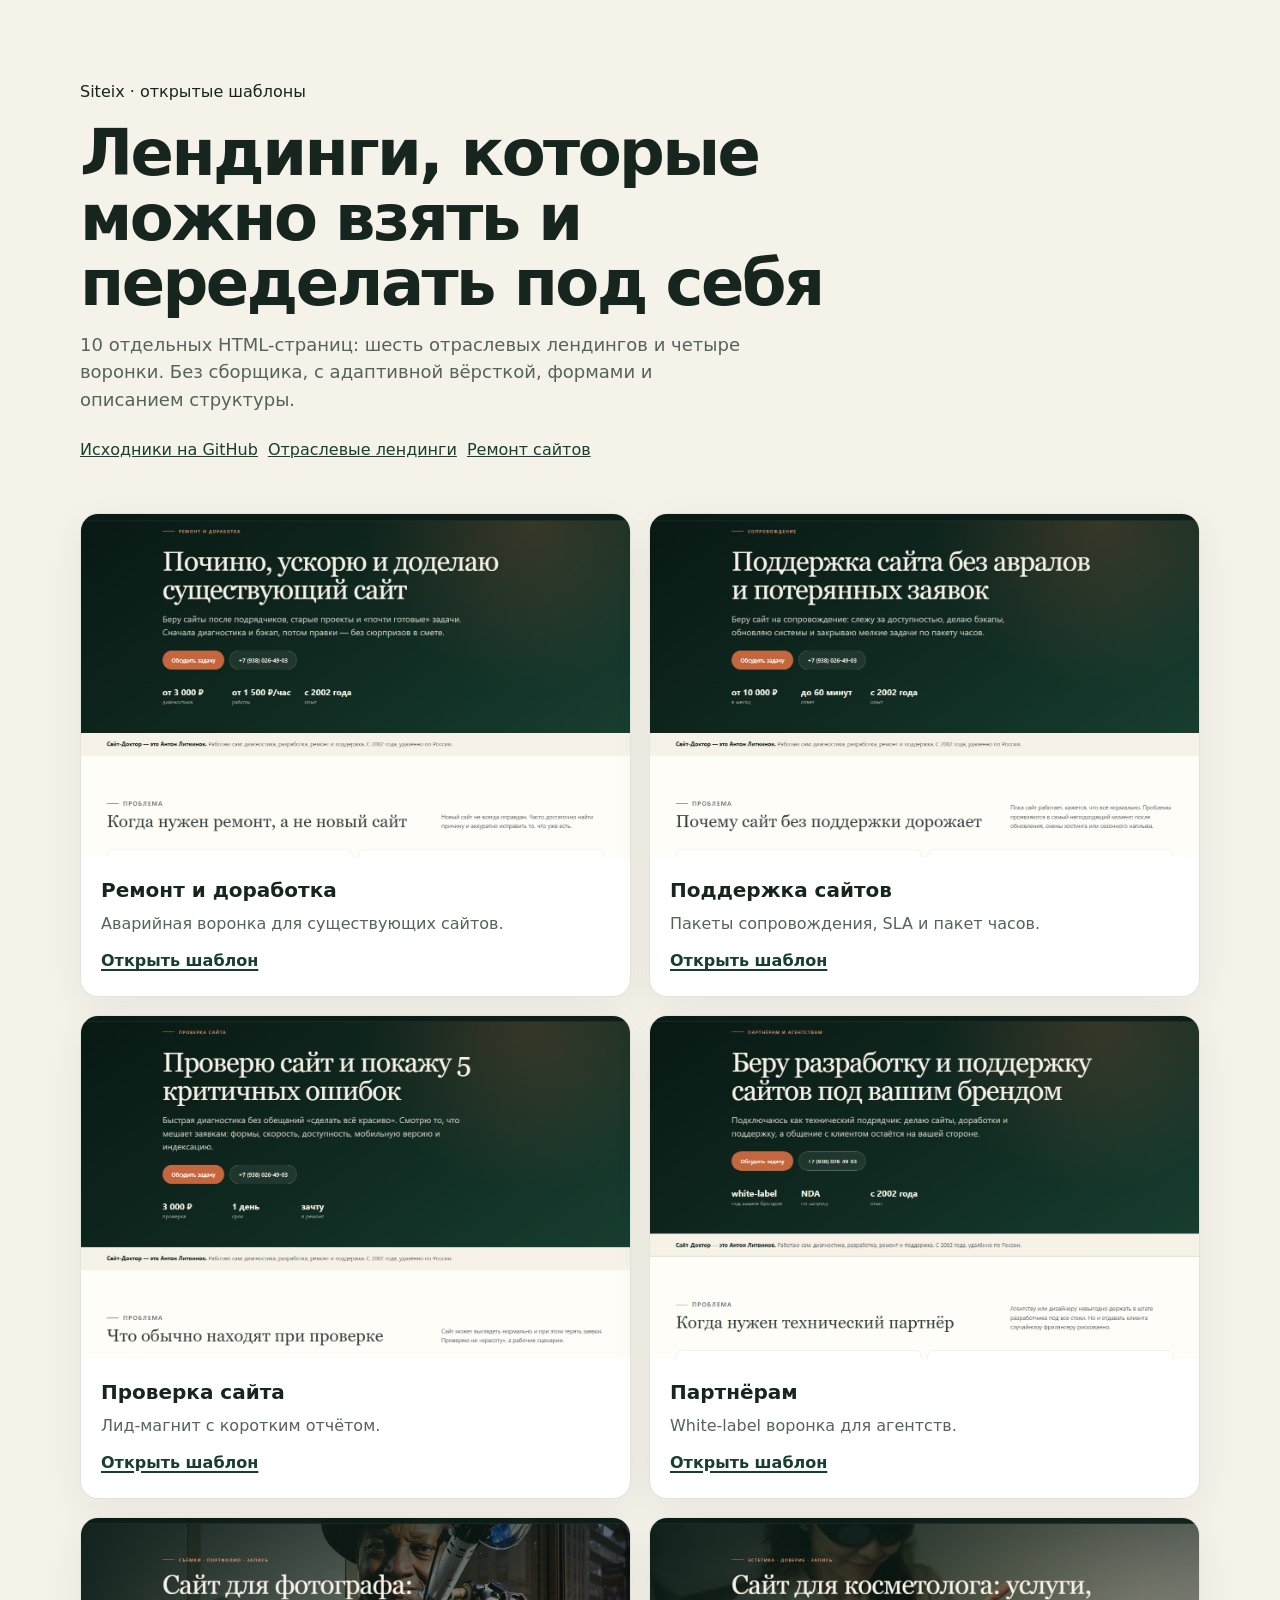
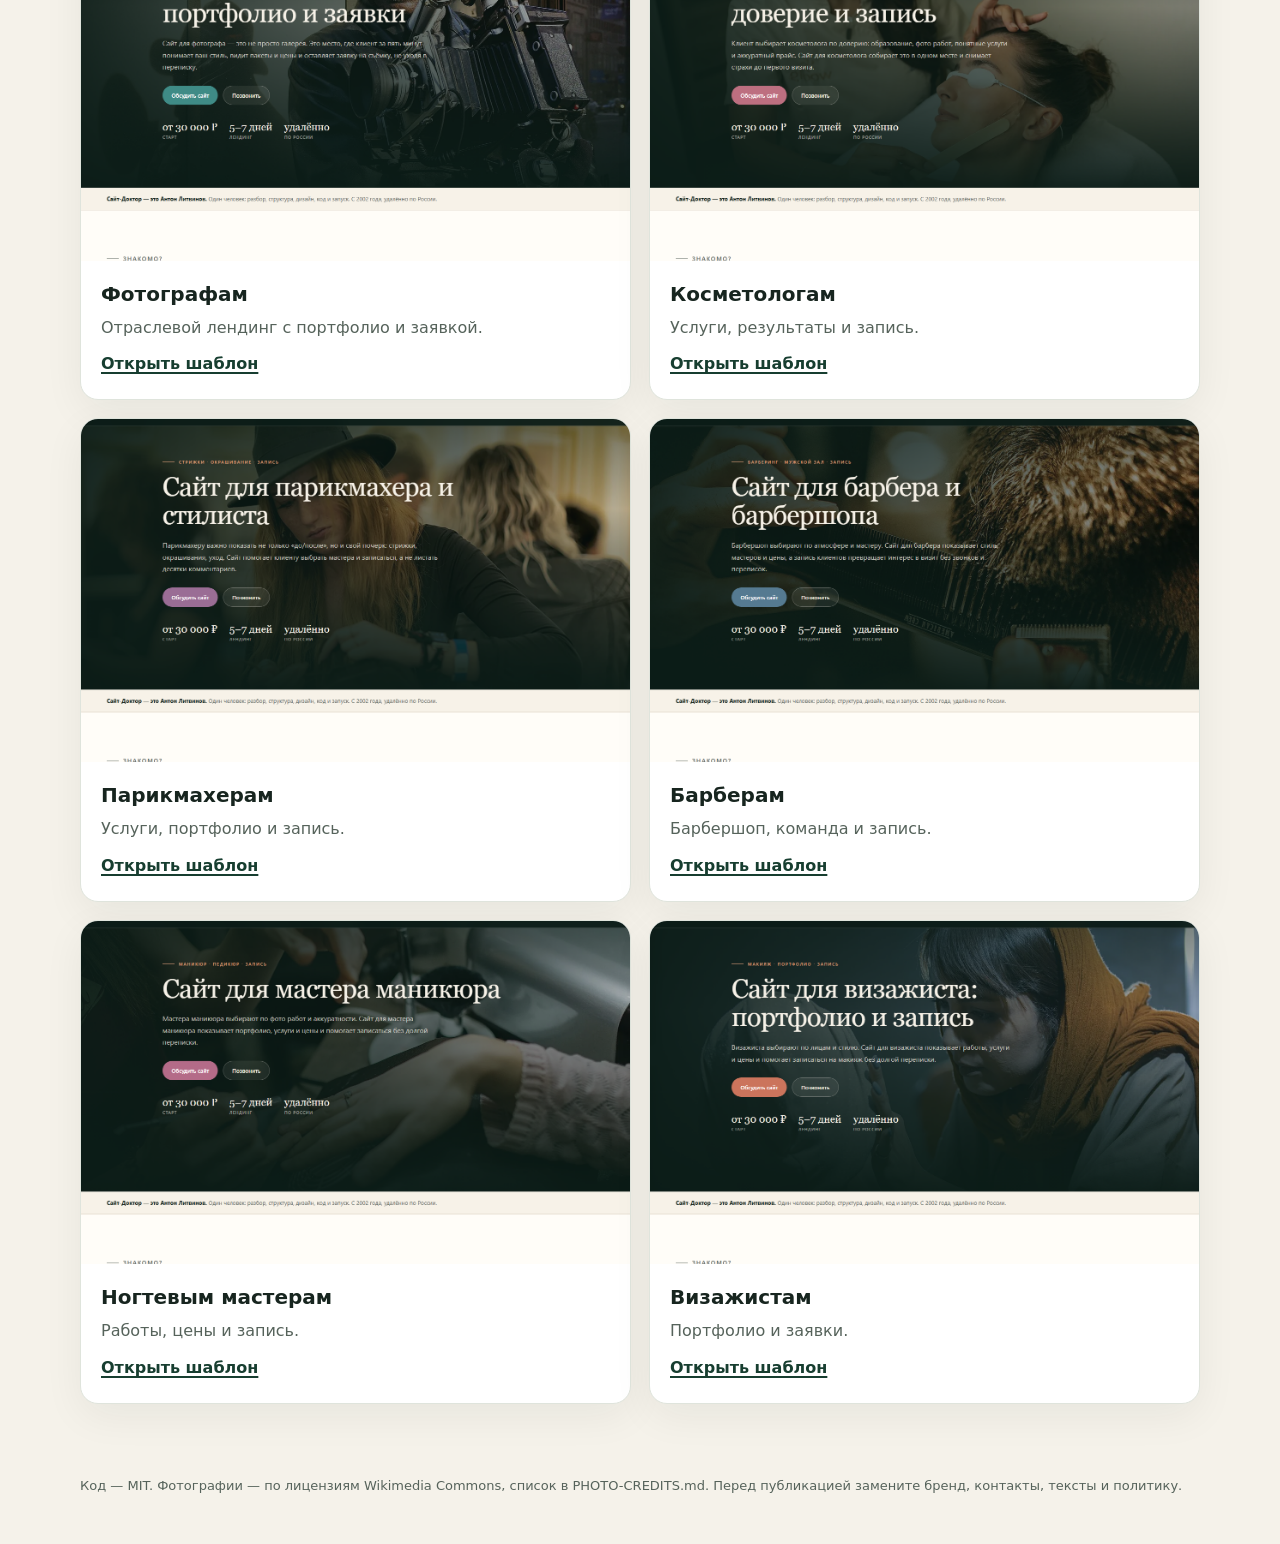
<file: index.html>
<!doctype html>
<html lang="ru">
  <head>
    <meta charset="utf-8" />
    <meta name="viewport" content="width=device-width, initial-scale=1" />
    <title>Лендинги Siteix — открытые HTML-шаблоны</title>
    <meta name="description" content="Открытые HTML-шаблоны лендингов для услуг, ремонта сайтов, поддержки и партнёрской программы." />
    <style>
      :root { color-scheme: light; --ink:#17251f; --muted:#56635b; --line:#dfe4dc; --bg:#f5f2ea; --card:#fff; --accent:#173e30; }
      * { box-sizing:border-box; }
      body { margin:0; background:var(--bg); color:var(--ink); font:16px/1.55 system-ui,-apple-system,"Segoe UI",sans-serif; }
      .wrap { width:min(1120px, calc(100% - 32px)); margin:0 auto; }
      header { padding:64px 0 32px; }
      h1 { max-width:780px; margin:0 0 14px; font-size:clamp(34px,6vw,64px); line-height:1.02; letter-spacing:-.04em; }
      .lead { max-width:680px; margin:0; color:var(--muted); font-size:18px; }
      .links { display:flex; flex-wrap:wrap; gap:10px; margin-top:24px; }
      .links a, .card a { color:var(--accent); }
      .grid { display:grid; grid-template-columns:repeat(2,minmax(0,1fr)); gap:18px; padding:18px 0 72px; }
      .card { overflow:hidden; border:1px solid var(--line); border-radius:18px; background:var(--card); box-shadow:0 12px 40px rgba(20,40,30,.06); }
      .card img { display:block; width:100%; aspect-ratio:16/10; object-fit:cover; background:#dfe7f5; }
      .card__body { padding:18px 20px 22px; }
      .card h2 { margin:0 0 6px; font-size:20px; }
      .card p { margin:0 0 12px; color:var(--muted); }
      .card a { font-weight:700; text-decoration-thickness:2px; text-underline-offset:3px; }
      footer { padding:0 0 48px; color:var(--muted); font-size:13px; }
      @media(max-width:720px){ .grid{grid-template-columns:1fr;} header{padding-top:44px;} }
    </style>
  </head>
  <body>
    <div class="wrap">
      <header>
        <p class="kicker">Siteix · открытые шаблоны</p>
        <h1>Лендинги, которые можно взять и переделать под себя</h1>
        <p class="lead">10 отдельных HTML-страниц: шесть отраслевых лендингов и четыре воронки. Без сборщика, с адаптивной вёрсткой, формами и описанием структуры.</p>
        <div class="links">
          <a href="https://github.com/siteix-ru/siteix-landing-templates">Исходники на GitHub</a>
          <a href="uslugi/">Отраслевые лендинги</a>
          <a href="funnels/remont-saitov/">Ремонт сайтов</a>
        </div>
      </header>
      <main class="grid">
        <article class="card"><img src="previews/remont-saitov.png" alt="Превью лендинга ремонта сайтов" /><div class="card__body"><h2>Ремонт и доработка</h2><p>Аварийная воронка для существующих сайтов.</p><a href="funnels/remont-saitov/">Открыть шаблон</a></div></article>
        <article class="card"><img src="previews/podderzhka-saitov.png" alt="Превью лендинга поддержки сайтов" /><div class="card__body"><h2>Поддержка сайтов</h2><p>Пакеты сопровождения, SLA и пакет часов.</p><a href="funnels/podderzhka-saitov/">Открыть шаблон</a></div></article>
        <article class="card"><img src="previews/proverka-sajta.png" alt="Превью лендинга проверки сайта" /><div class="card__body"><h2>Проверка сайта</h2><p>Лид-магнит с коротким отчётом.</p><a href="funnels/proverka-sajta/">Открыть шаблон</a></div></article>
        <article class="card"><img src="previews/partneram.png" alt="Превью партнёрской страницы" /><div class="card__body"><h2>Партнёрам</h2><p>White-label воронка для агентств.</p><a href="funnels/partneram/">Открыть шаблон</a></div></article>
        <article class="card"><img src="previews/fotografam.png" alt="Превью лендинга для фотографа" /><div class="card__body"><h2>Фотографам</h2><p>Отраслевой лендинг с портфолио и заявкой.</p><a href="uslugi/fotografam/">Открыть шаблон</a></div></article>
        <article class="card"><img src="previews/kosmetologam.png" alt="Превью лендинга для косметолога" /><div class="card__body"><h2>Косметологам</h2><p>Услуги, результаты и запись.</p><a href="uslugi/kosmetologam/">Открыть шаблон</a></div></article>
        <article class="card"><img src="previews/parikmaheram.png" alt="Превью лендинга для парикмахера" /><div class="card__body"><h2>Парикмахерам</h2><p>Услуги, портфолио и запись.</p><a href="uslugi/parikmaheram/">Открыть шаблон</a></div></article>
        <article class="card"><img src="previews/barberam.png" alt="Превью лендинга для барбера" /><div class="card__body"><h2>Барберам</h2><p>Барбершоп, команда и запись.</p><a href="uslugi/barberam/">Открыть шаблон</a></div></article>
        <article class="card"><img src="previews/nogtevym-masteram.png" alt="Превью лендинга для ногтевого мастера" /><div class="card__body"><h2>Ногтевым мастерам</h2><p>Работы, цены и запись.</p><a href="uslugi/nogtevym-masteram/">Открыть шаблон</a></div></article>
        <article class="card"><img src="previews/vizazhistam.png" alt="Превью лендинга для визажиста" /><div class="card__body"><h2>Визажистам</h2><p>Портфолио и заявки.</p><a href="uslugi/vizazhistam/">Открыть шаблон</a></div></article>
      </main>
      <footer>Код — MIT. Фотографии — по лицензиям Wikimedia Commons, список в PHOTO-CREDITS.md. Перед публикацией замените бренд, контакты, тексты и политику.</footer>
    </div>
  </body>
</html>
</file>
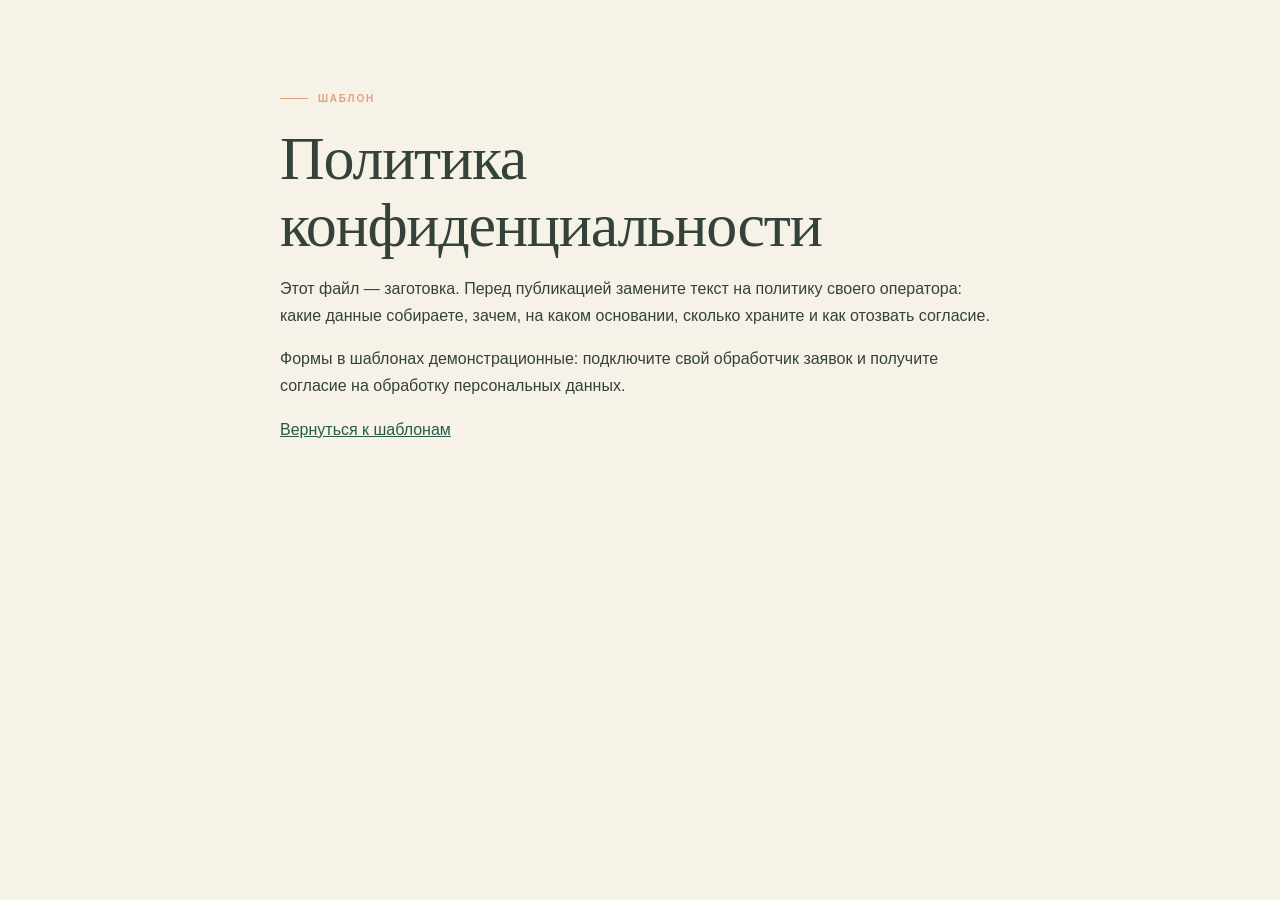
<file: privacy/index.html>
<!doctype html>
<html lang="ru">
  <head>
    <meta charset="utf-8" />
    <meta name="viewport" content="width=device-width, initial-scale=1" />
    <title>Политика конфиденциальности — шаблон</title>
    <meta name="robots" content="noindex, nofollow" />
    <link rel="stylesheet" href="../uslugi/style.css" />
    <style>
      .privacy-template { max-width: 760px; margin: 80px auto; padding: 0 20px; line-height: 1.7; }
      .privacy-template a { color: #275b48; }
    </style>
  </head>
  <body>
    <main class="privacy-template">
      <p class="kicker">Шаблон</p>
      <h1>Политика конфиденциальности</h1>
      <p>Этот файл — заготовка. Перед публикацией замените текст на политику своего оператора: какие данные собираете, зачем, на каком основании, сколько храните и как отозвать согласие.</p>
      <p>Формы в шаблонах демонстрационные: подключите свой обработчик заявок и получите согласие на обработку персональных данных.</p>
      <p><a href="../">Вернуться к шаблонам</a></p>
    </main>
  </body>
</html>
</file>
<file: uslugi/style.css>
:root {
  --pine: #0b1c17;
  --cream: #f7f2e8;
  --paper: #fffdf8;
  --sand: #e3d7c3;
  --copper: #c4673f;
  --copper-ink: #96482a;
  --moss: #3a7a5c;
  --ink: #12201a;
  --text: #33423a;
  --muted: #556158;
  --line: #ddd3c3;
  --line-soft: #eae3d7;
  --line-dark: rgba(247, 242, 232, 0.16);
  --font-display: 'Prata', Georgia, 'Times New Roman', serif;
  --font-sans: 'Inter', -apple-system, BlinkMacSystemFont, 'Segoe UI', sans-serif;
  --ease: cubic-bezier(0.215, 0.61, 0.355, 1);
}

body.niche-fotografam {
  --pine: #102a2b;
  --copper: #3f8b86;
  --copper-ink: #27625f;
  --sand: #dce7e3;
  --moss: #4f7d6c;
}

body.niche-kosmetologam {
  --pine: #2b1b20;
  --copper: #bd6f80;
  --copper-ink: #8b4352;
  --sand: #ead9d9;
  --moss: #8a6d6d;
}

body.niche-parikmaheram {
  --pine: #241a26;
  --copper: #9a6d95;
  --copper-ink: #6e486b;
  --sand: #e6dbe4;
  --moss: #7d6377;
}

body.niche-barberam {
  --pine: #14232d;
  --copper: #557a91;
  --copper-ink: #345a70;
  --sand: #dbe2e5;
  --moss: #5d7568;
}

body.niche-nogtevym-masteram {
  --pine: #2a1a24;
  --copper: #b46b88;
  --copper-ink: #82445e;
  --sand: #e9d9e1;
  --moss: #806173;
}

body.niche-vizazhistam {
  --pine: #2a1d19;
  --copper: #cb745c;
  --copper-ink: #994c36;
  --sand: #eadbd3;
  --moss: #8a6a5c;
}

* {
  box-sizing: border-box;
}

html {
  scroll-behavior: smooth;
}

body {
  margin: 0;
  background: var(--cream);
  color: var(--text);
  font-family: var(--font-sans);
  -webkit-font-smoothing: antialiased;
}

a {
  color: inherit;
}

img {
  max-width: 100%;
  display: block;
}

.container {
  width: min(1160px, calc(100% - 40px));
  margin: 0 auto;
}

.top {
  position: fixed;
  inset: 0 0 auto;
  z-index: 30;
  border-bottom: 1px solid rgba(247, 242, 232, 0.14);
  background: rgba(11, 28, 23, 0.9);
  color: var(--cream);
  backdrop-filter: blur(12px);
}

.top__inner {
  display: flex;
  align-items: center;
  justify-content: space-between;
  gap: 24px;
  min-height: 64px;
}

.brand {
  display: inline-flex;
  align-items: center;
  gap: 10px;
  color: var(--cream);
  text-decoration: none;
  font-size: 11px;
  font-weight: 700;
  letter-spacing: 0.14em;
  text-transform: uppercase;
}

.brand small {
  display: block;
  margin-top: 2px;
  color: rgba(247, 242, 232, 0.55);
  font-size: 9px;
  font-weight: 500;
  letter-spacing: 0.1em;
}

.nav {
  display: flex;
  flex-wrap: wrap;
  gap: 18px;
}

.nav a {
  color: rgba(247, 242, 232, 0.76);
  font-size: 12.5px;
  text-decoration: none;
}

.nav a:hover {
  color: var(--cream);
}

.hero {
  position: relative;
  isolation: isolate;
  overflow: hidden;
  min-height: 680px;
  padding: 132px 0 64px;
  background: var(--pine);
  color: var(--cream);
}

.hero__img {
  position: absolute;
  inset: 0;
  z-index: -3;
  width: 100%;
  height: 100%;
  object-fit: cover;
  object-position: center 35%;
}

.hero__shade {
  position: absolute;
  inset: 0;
  z-index: -2;
  background:
    linear-gradient(90deg, rgba(11, 28, 23, 0.94) 0%, rgba(11, 28, 23, 0.66) 52%, rgba(11, 28, 23, 0.24) 100%),
    linear-gradient(180deg, rgba(11, 28, 23, 0.5) 0%, transparent 38%, rgba(11, 28, 23, 0.94) 100%);
}

.hero__inner {
  position: relative;
  z-index: 1;
  max-width: 900px;
}

.breadcrumbs {
  display: flex;
  flex-wrap: wrap;
  gap: 8px;
  margin-bottom: 24px;
  color: rgba(247, 242, 232, 0.58);
  font-size: 12px;
}

.breadcrumbs a {
  color: rgba(247, 242, 232, 0.82);
  text-decoration: none;
}

.kicker {
  display: inline-flex;
  align-items: center;
  gap: 10px;
  margin: 0 0 18px;
  color: #e2a17d;
  font-size: 10px;
  font-weight: 600;
  letter-spacing: 0.18em;
  text-transform: uppercase;
}

.kicker::before {
  content: '';
  width: 28px;
  height: 1px;
  background: currentColor;
}

h1,
.hero h1 {
  max-width: 850px;
  margin: 0;
  font-family: var(--font-display);
  font-size: clamp(36px, 5.4vw, 62px);
  font-weight: 400;
  line-height: 1.08;
  letter-spacing: -0.02em;
}

.hero__sub {
  max-width: 650px;
  margin: 22px 0 0;
  color: rgba(247, 242, 232, 0.78);
  font-size: 16px;
  line-height: 1.72;
}

.hero__actions {
  display: flex;
  flex-wrap: wrap;
  gap: 12px;
  margin-top: 30px;
}

.btn {
  display: inline-flex;
  align-items: center;
  justify-content: center;
  gap: 8px;
  padding: 13px 20px;
  border: 1px solid transparent;
  border-radius: 999px;
  font-family: var(--font-sans);
  font-size: 13px;
  font-weight: 600;
  text-decoration: none;
  cursor: pointer;
  transition:
    background 0.25s var(--ease),
    border-color 0.25s var(--ease),
    color 0.25s var(--ease);
}

.btn--copper {
  background: var(--copper);
  color: #fff;
}

.btn--copper:hover {
  background: #a9512c;
}

.btn--light {
  border-color: rgba(247, 242, 232, 0.28);
  background: rgba(247, 242, 232, 0.08);
  color: var(--cream);
}

.btn--light:hover {
  background: rgba(247, 242, 232, 0.16);
}

.btn--outline {
  border-color: var(--line);
  background: transparent;
  color: var(--ink);
}

.btn--outline:hover {
  border-color: var(--copper);
  color: var(--copper-ink);
}

.btn--block {
  width: 100%;
}

.btn:disabled {
  opacity: 0.55;
  cursor: wait;
}

.hero__stats {
  display: flex;
  flex-wrap: wrap;
  gap: 28px;
  margin: 38px 0 0;
  padding: 0;
  list-style: none;
}

.hero__stats li {
  display: grid;
  gap: 4px;
}

.hero__stats strong {
  font-family: var(--font-display);
  font-size: 24px;
  font-weight: 400;
}

.hero__stats span {
  color: rgba(247, 242, 232, 0.55);
  font-size: 9.5px;
  font-weight: 600;
  letter-spacing: 0.13em;
  text-transform: uppercase;
}

.section {
  padding: clamp(58px, 8vw, 96px) 0;
}

.section--dark {
  background: var(--pine);
  color: var(--cream);
}

.section--sand {
  background: var(--sand);
}

.section--paper {
  background: var(--paper);
}

.section__head {
  display: flex;
  align-items: flex-end;
  justify-content: space-between;
  gap: 28px;
  margin-bottom: clamp(28px, 4vw, 44px);
}

.section__head h2 {
  margin: 8px 0 0;
  font-family: var(--font-display);
  font-size: clamp(28px, 3.4vw, 40px);
  font-weight: 400;
  line-height: 1.1;
}

.section__head p {
  max-width: 380px;
  margin: 0;
  color: var(--muted);
  font-size: 13.5px;
  line-height: 1.6;
}

.section--dark .section__head p {
  color: rgba(247, 242, 232, 0.6);
}

.pains__grid {
  display: grid;
  grid-template-columns: repeat(2, minmax(0, 1fr));
  gap: 14px;
}

.pain {
  display: flex;
  gap: 14px;
  padding: 22px;
  border: 1px solid var(--line);
  border-radius: 12px;
  background: var(--paper);
}

.pain__num {
  flex: none;
  color: var(--copper);
  font-family: var(--font-display);
  font-size: 22px;
  line-height: 1;
}

.pain p {
  margin: 0;
  color: var(--text);
  font-size: 14.5px;
  line-height: 1.55;
}

.benefits__grid {
  display: grid;
  grid-template-columns: repeat(2, minmax(0, 1fr));
  gap: 16px;
}

.benefit {
  padding: 26px;
  border: 1px solid var(--line-dark);
  border-radius: 12px;
  background: rgba(247, 242, 232, 0.04);
}

.benefit__icon {
  display: grid;
  place-items: center;
  width: 40px;
  height: 40px;
  border: 1px solid rgba(247, 242, 232, 0.2);
  border-radius: 50%;
  color: #e2a17d;
  font-size: 11px;
  font-weight: 700;
  letter-spacing: 0.06em;
}

.benefit h3 {
  margin: 18px 0 8px;
  font-family: var(--font-display);
  font-size: 20px;
  font-weight: 400;
}

.benefit p {
  margin: 0;
  color: rgba(247, 242, 232, 0.62);
  font-size: 14px;
  line-height: 1.65;
}

.deliverables__grid {
  display: grid;
  grid-template-columns: minmax(0, 1fr) minmax(0, 1fr);
  gap: clamp(30px, 5vw, 64px);
  align-items: center;
}

.deliverables__list {
  display: grid;
  gap: 12px;
  margin: 0;
  padding: 0;
  list-style: none;
}

.deliverables__list li {
  display: flex;
  gap: 10px;
  color: var(--text);
  font-size: 14.5px;
  line-height: 1.55;
}

.deliverables__list li::before {
  content: '✓';
  color: var(--moss);
  font-weight: 700;
}

.browser {
  padding: 14px;
  border: 1px solid var(--line);
  border-radius: 14px;
  background: var(--sand);
  box-shadow: 0 24px 50px -30px rgba(18, 32, 26, 0.45);
  transform: rotate(-1deg);
}

.browser__bar {
  display: flex;
  gap: 5px;
  margin-bottom: 10px;
}

.browser__bar span {
  width: 7px;
  height: 7px;
  border-radius: 50%;
  background: rgba(18, 32, 26, 0.28);
}

.browser__screen {
  overflow: hidden;
  border-radius: 8px;
  background: var(--paper);
}

.browser__hero {
  position: relative;
  min-height: 150px;
  background: var(--pine);
  color: var(--cream);
  padding: 18px;
}

.browser__hero strong {
  display: block;
  max-width: 220px;
  font-family: var(--font-display);
  font-size: 20px;
  font-weight: 400;
  line-height: 1.15;
}

.browser__hero span {
  display: block;
  width: 80px;
  height: 26px;
  margin-top: 14px;
  border-radius: 999px;
  background: var(--copper);
}

.browser__grid {
  display: grid;
  grid-template-columns: repeat(3, 1fr);
  gap: 7px;
  padding: 12px;
}

.browser__grid span {
  height: 58px;
  border-radius: 5px;
  background: linear-gradient(160deg, #d7c7ad, #b9a88c);
}

.pricing__grid {
  display: grid;
  grid-template-columns: repeat(3, minmax(0, 1fr));
  gap: 16px;
}

.price {
  display: flex;
  flex-direction: column;
  padding: 24px;
  border: 1px solid var(--line);
  border-radius: 12px;
  background: var(--paper);
}

.price--featured {
  border-color: var(--copper);
  box-shadow: 0 18px 44px -30px rgba(18, 32, 26, 0.45);
}

.price h3 {
  margin: 0 0 6px;
  font-family: var(--font-display);
  font-size: 21px;
  font-weight: 400;
}

.price strong {
  display: block;
  color: var(--copper-ink);
  font-family: var(--font-display);
  font-size: 25px;
  font-weight: 400;
}

.price small {
  display: block;
  margin-top: 3px;
  color: var(--muted);
  font-size: 10.5px;
}

.price p {
  margin: 14px 0;
  color: var(--muted);
  font-size: 13px;
  line-height: 1.55;
}

.price ul {
  display: grid;
  gap: 7px;
  margin: 0 0 20px;
  padding: 0;
  list-style: none;
}

.price li {
  color: var(--text);
  font-size: 12.5px;
  line-height: 1.5;
}

.price li::before {
  content: '✓ ';
  color: var(--moss);
  font-weight: 700;
}

.price .btn {
  margin-top: auto;
}

.process__grid {
  display: grid;
  grid-template-columns: repeat(4, minmax(0, 1fr));
  gap: 16px;
}

.process__item {
  padding-top: 16px;
  border-top: 1px solid var(--line);
}

.process__item span {
  color: var(--copper);
  font-size: 10px;
  font-weight: 600;
  letter-spacing: 0.12em;
}

.process__item h3 {
  margin: 10px 0 7px;
  font-family: var(--font-display);
  font-size: 18px;
  font-weight: 400;
}

.process__item p {
  margin: 0;
  color: var(--muted);
  font-size: 13px;
  line-height: 1.55;
}

.faq__grid {
  display: grid;
  grid-template-columns: minmax(0, 0.8fr) minmax(0, 1.2fr);
  gap: clamp(30px, 5vw, 64px);
  align-items: start;
}

.faq__list {
  display: grid;
  gap: 9px;
}

details {
  border: 1px solid var(--line);
  border-radius: 8px;
  background: var(--paper);
}

summary {
  display: flex;
  align-items: center;
  justify-content: space-between;
  gap: 16px;
  padding: 16px 18px;
  cursor: pointer;
  font-size: 14px;
  font-weight: 600;
  list-style: none;
}

summary::-webkit-details-marker {
  display: none;
}

summary::after {
  content: '+';
  color: var(--copper);
  font-size: 18px;
}

details[open] summary::after {
  content: '−';
}

details p {
  margin: 0;
  padding: 0 18px 18px;
  color: var(--muted);
  font-size: 13.5px;
  line-height: 1.65;
}

.lead {
  background: var(--pine);
  color: var(--cream);
}

.lead__grid {
  display: grid;
  grid-template-columns: minmax(0, 0.8fr) minmax(0, 1fr);
  gap: clamp(30px, 5vw, 64px);
  align-items: start;
}

.lead h2 {
  margin: 8px 0 0;
  font-family: var(--font-display);
  font-size: clamp(28px, 3.4vw, 40px);
  font-weight: 400;
  line-height: 1.1;
}

.lead__text {
  max-width: 420px;
  margin: 18px 0 0;
  color: rgba(247, 242, 232, 0.62);
  line-height: 1.7;
}

.lead__points {
  display: grid;
  gap: 9px;
  margin: 22px 0 0;
  padding: 0;
  list-style: none;
}

.lead__points li {
  color: var(--cream);
  font-size: 13px;
}

.lead__points li::before {
  content: '✓ ';
  color: #e2a17d;
  font-weight: 700;
}

.lead__phone {
  display: inline-block;
  margin-top: 24px;
  color: var(--cream);
  font-size: 20px;
  font-family: var(--font-display);
  text-decoration: none;
}

.lead-form {
  padding: clamp(20px, 3vw, 30px);
  border: 1px solid var(--line);
  border-radius: 14px;
  background: var(--paper);
  color: var(--ink);
}

.lead-form h3 {
  margin: 0 0 4px;
  font-family: var(--font-display);
  font-size: 22px;
  font-weight: 400;
}

.lead-form__sub {
  margin: 0 0 18px;
  color: var(--muted);
  font-size: 11.5px;
  line-height: 1.5;
}

.lead-form__channels {
  display: flex;
  flex-wrap: wrap;
  gap: 6px;
  margin-bottom: 14px;
}

.lead-form__channel {
  padding: 7px 11px;
  border: 1px solid var(--line);
  border-radius: 999px;
  background: transparent;
  color: var(--muted);
  font: inherit;
  font-size: 11px;
  cursor: pointer;
}

.lead-form__channel.is-active {
  border-color: var(--copper);
  background: #f3ded2;
  color: var(--copper-ink);
}

.lead-form label {
  display: grid;
  gap: 5px;
  margin-bottom: 10px;
  color: var(--muted);
  font-size: 10px;
  font-weight: 600;
  letter-spacing: 0.08em;
  text-transform: uppercase;
}

.lead-form input,
.lead-form textarea {
  width: 100%;
  padding: 10px 12px;
  border: 1px solid var(--line);
  border-radius: 7px;
  background: #fff;
  color: var(--ink);
  font: inherit;
  font-size: 13px;
  text-transform: none;
  letter-spacing: 0;
}

.lead-form textarea {
  resize: vertical;
  min-height: 70px;
}

.lead-form input:focus,
.lead-form textarea:focus {
  outline: 2px solid rgba(196, 103, 63, 0.25);
  border-color: var(--copper);
}

.lead-form__trap {
  position: absolute;
  left: -9999px;
  width: 1px;
  height: 1px;
  overflow: hidden;
}

.lead-form__error {
  margin: 0 0 10px;
  color: #a3271f;
  font-size: 11.5px;
}

.lead-form__error a {
  color: inherit;
}

.lead-form__actions {
  display: flex;
  align-items: center;
  gap: 12px;
}

.lead-form__note {
  color: var(--muted);
  font-size: 10px;
  line-height: 1.4;
}

.lead-form__spinner {
  width: 13px;
  height: 13px;
  border: 2px solid rgba(255, 255, 255, 0.35);
  border-top-color: #fff;
  border-radius: 50%;
  animation: spin 0.8s linear infinite;
}

@keyframes spin {
  to {
    transform: rotate(360deg);
  }
}

.lead-form__success {
  text-align: left;
}

.lead-form__success h3 {
  margin-bottom: 6px;
}

.lead-form__success p {
  margin: 0 0 16px;
  color: var(--muted);
  font-size: 13px;
  line-height: 1.6;
}

.lead-form__success-actions {
  display: flex;
  flex-wrap: wrap;
  gap: 8px;
}

.related {
  background: var(--paper);
}

.related__links {
  display: flex;
  flex-wrap: wrap;
  gap: 8px;
}

.related__links a {
  padding: 9px 13px;
  border: 1px solid var(--line);
  border-radius: 999px;
  color: var(--ink);
  font-size: 12.5px;
  text-decoration: none;
}

.related__links a:hover {
  border-color: var(--copper);
  color: var(--copper-ink);
}

.hub-hero {
  position: relative;
  overflow: hidden;
  padding: 130px 0 60px;
  background:
    radial-gradient(ellipse 70% 80% at 15% 10%, rgba(58, 122, 92, 0.28), transparent 70%),
    linear-gradient(160deg, #0b1c17, #153a30 60%, #0b1c17);
  color: var(--cream);
}

.hub-hero p {
  max-width: 650px;
}

.hub-grid {
  display: grid;
  grid-template-columns: repeat(3, minmax(0, 1fr));
  gap: 18px;
}

.hub-card {
  overflow: hidden;
  border: 1px solid var(--line);
  border-radius: 12px;
  background: var(--paper);
  color: inherit;
  text-decoration: none;
  transition:
    border-color 0.25s var(--ease),
    transform 0.25s var(--ease);
}

.hub-card:hover {
  border-color: var(--copper);
  transform: translateY(-3px);
}

.hub-card img {
  width: 100%;
  height: 180px;
  object-fit: cover;
}

.hub-card__body {
  display: block;
  padding: 16px;
}

.hub-card__body strong {
  display: block;
  font-family: var(--font-display);
  font-size: 19px;
  font-weight: 400;
}

.hub-card__body span {
  display: block;
  margin-top: 5px;
  color: var(--muted);
  font-size: 12.5px;
  line-height: 1.5;
}

.hub-card__body em {
  display: block;
  margin-top: 10px;
  color: var(--copper-ink);
  font-size: 9.5px;
  font-style: normal;
  font-weight: 600;
  letter-spacing: 0.1em;
  text-transform: uppercase;
}

.hub-more {
  display: grid;
  grid-template-columns: repeat(3, minmax(0, 1fr));
  gap: 10px;
  margin: 20px 0 0;
  padding: 0;
  list-style: none;
}

.hub-more li {
  padding: 12px 14px;
  border: 1px solid var(--line);
  border-radius: 8px;
  background: var(--paper);
  color: var(--text);
  font-size: 12.5px;
}

.footer {
  padding: 26px 0;
  border-top: 1px solid var(--line);
  background: var(--paper);
}

.footer__inner {
  display: flex;
  flex-wrap: wrap;
  align-items: center;
  justify-content: space-between;
  gap: 14px;
  color: var(--muted);
  font-size: 11.5px;
  line-height: 1.5;
}

.footer a {
  color: var(--copper-ink);
  text-decoration: none;
}

.footer__credit {
  max-width: 640px;
}

@media (max-width: 1000px) {
  .hub-grid,
  .pricing__grid {
    grid-template-columns: repeat(2, minmax(0, 1fr));
  }

  .process__grid {
    grid-template-columns: repeat(2, minmax(0, 1fr));
  }
}

@media (max-width: 820px) {
  .deliverables__grid,
  .faq__grid,
  .lead__grid {
    grid-template-columns: 1fr;
  }

  .section__head {
    flex-direction: column;
    align-items: flex-start;
  }

  .hub-more {
    grid-template-columns: repeat(2, minmax(0, 1fr));
  }
}

@media (max-width: 620px) {
  .nav a:nth-child(2) {
    display: none;
  }

  .hero {
    min-height: 620px;
    padding-top: 112px;
  }

  .hero__actions .btn {
    width: 100%;
  }

  .pains__grid,
  .benefits__grid,
  .pricing__grid,
  .process__grid,
  .hub-grid {
    grid-template-columns: 1fr;
  }

  .hub-more {
    grid-template-columns: 1fr;
  }

  .lead-form__actions {
    flex-direction: column;
    align-items: stretch;
  }
}

.author-strip {
  padding: 16px 0;
  border-bottom: 1px solid var(--line);
  background: var(--cream);
  color: var(--muted);
  font-size: 13px;
  line-height: 1.55;
}

.author-strip strong {
  color: var(--ink);
}

.sticky-cta {
  display: none;
}

@media (max-width: 720px) {
  body {
    padding-bottom: calc(72px + env(safe-area-inset-bottom));
  }

  .sticky-cta {
    position: fixed;
    right: 12px;
    bottom: calc(10px + env(safe-area-inset-bottom));
    left: 12px;
    z-index: 90;
    display: flex;
    gap: 8px;
    padding: 6px;
    border: 1px solid rgba(255, 255, 255, 0.18);
    border-radius: 999px;
    background: rgba(13, 35, 31, 0.94);
    box-shadow: 0 12px 36px rgba(7, 18, 13, 0.25);
    backdrop-filter: blur(14px);
  }

  .sticky-cta a {
    display: inline-flex;
    flex: 1;
    align-items: center;
    justify-content: center;
    min-height: 44px;
    padding: 0 14px;
    border-radius: 999px;
    font-size: 13px;
    font-weight: 600;
    text-decoration: none;
  }

  .sticky-cta a:first-child {
    border: 1px solid rgba(255, 255, 255, 0.24);
    color: #fff;
  }

  .sticky-cta a:last-child {
    color: #fff;
    background: var(--copper);
  }
}

.lead-form__consent {
  display: flex;
  align-items: flex-start;
  gap: 9px;
  margin: 13px 0 0;
  color: var(--muted);
  font-size: 11px;
  line-height: 1.5;
  cursor: pointer;
}

.lead-form__consent input {
  flex: none;
  width: 16px;
  height: 16px;
  margin-top: 1px;
  accent-color: var(--copper-ink);
}

.lead-form__consent a {
  color: var(--copper-ink);
  text-underline-offset: 2px;
}

.section--paper .lead__text {
  color: var(--muted);
}
</file>
